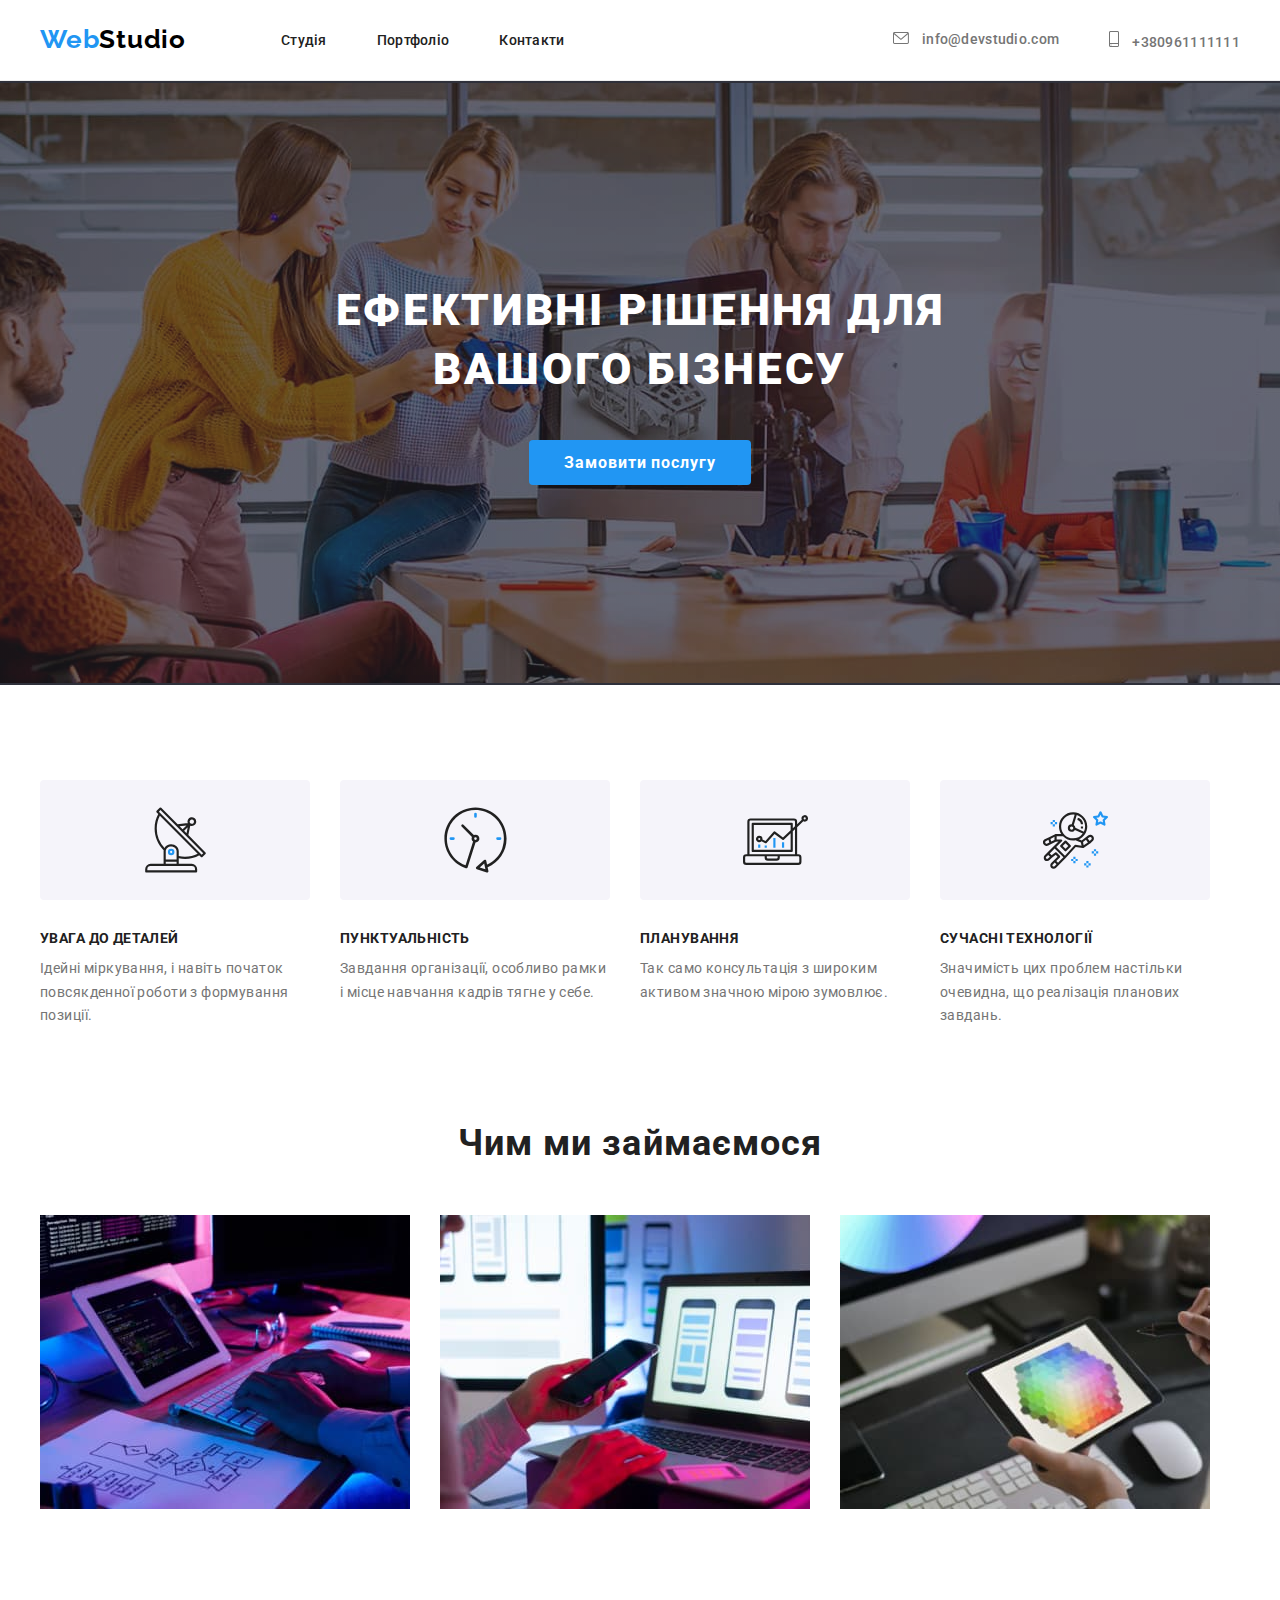
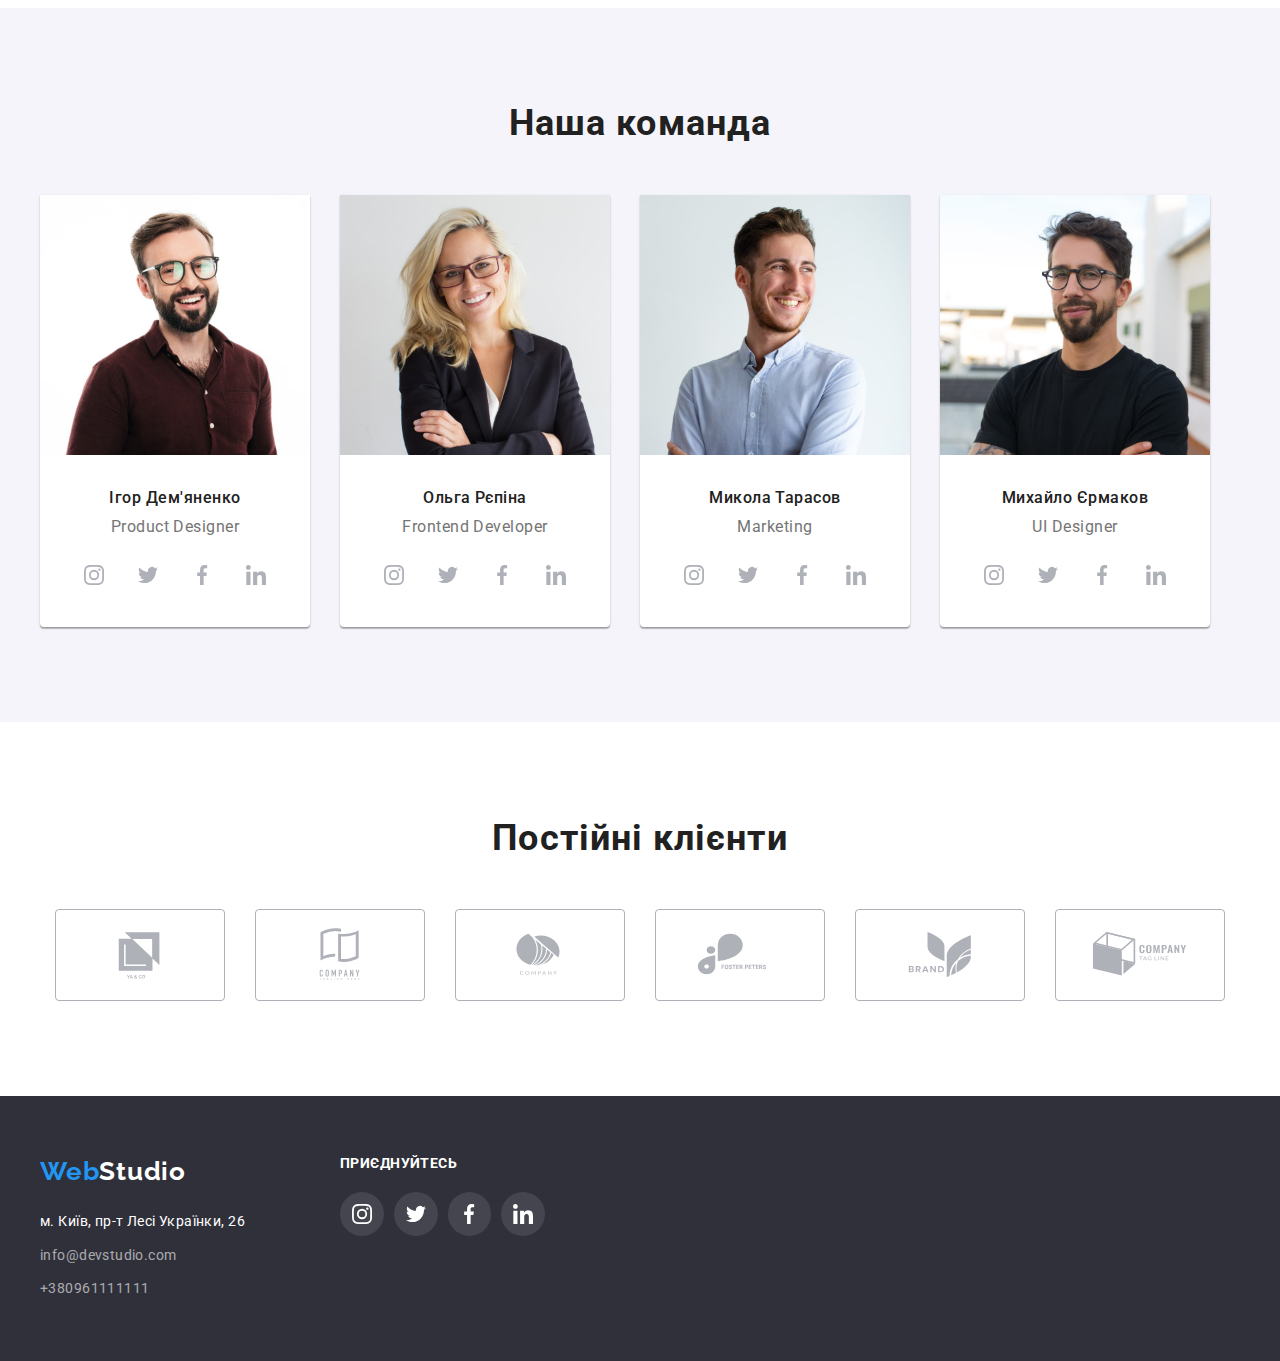
<file: index.html>
<!DOCTYPE html>
<html lang="uk">
<head>
    <meta charset="UTF-8">
    <meta http-equiv="X-UA-Compatible" content="IE=edge">
    <meta name="viewport" content="width=device-width, initial-scale=1.0">
    <link rel="preconnect" href="https://fonts.googleapis.com">
    <link rel="preconnect" href="https://fonts.gstatic.com" crossorigin>
    <link rel="stylesheet" href="https://cdnjs.cloudflare.com/ajax/libs/modern-normalize/1.1.0/modern-normalize.min.css">
    <link rel="stylesheet" href="./css/styles.css">
    <link href="https://fonts.googleapis.com/css2?family=Raleway:wght@700&family=Roboto:wght@400;500;700;900&display=swap"
        rel="stylesheet">
    <title>Web Studio</title>
</head>
<body>
    <header class="navigation">
        <div class="container">
        <nav class="main-nav">
            <a href="./index.html" class="hero-logo">
                <span class="logo">Web</span>Studio
            </a>
            <ul class="list-nav">
                <li class="item">
                    <a href="./index.html" class="link">Студія</a>
                </li>
                <li class="item">
                    <a href="./portfolio.html" class="link">Портфоліо</a>
                </li>
                <li class="item">
                    <a href="#" class="link">Контакти</a>
                </li>
            </ul>
            <ul class="contact-list">
                <li class="link">
                    <a href="mailto:info@devstudio.com" class="header-contacts">
                    <svg class="link-icon" width="16" height="12">
                        <use href="./images/icon.svg#envelope"></use>
                    </svg>
                    info@devstudio.com</a></li>
                <li class="link">
                    <a href="Tel:+380961111111" class="header-contacts">
                    <svg class="link-icon" width="10" height="16">
                         <use href="./images/icon.svg#smartphone"></use>
                    </svg>
                    +380961111111</a></li>
            </ul>
        </nav>
        </div>
        
    </header>
    <main>
        <section class="main-area">
            <h1 class="hero-phrase">
                Ефективні рішення для вашого бізнесу
            </h1>
            <button class="studio-button" type="button">Замовити послугу</button>
        </section>
        <section class="content">
            <div class="container">
            <ul class="content-list">
                <li class="item">
                    <div class="content-icons">
                        <svg class="item-icons" width="65" height="70">
                            <use class="content-img" href="./images/icon.svg#antenna"></use>
                        </svg></div>
                    <h3 class="priority">УВАГА ДО ДЕТАЛЕЙ</h3>
                    <p class="priority-description">Ідейні міркування, і навіть початок повсякденної роботи з формування позиції.</p>
                </li>
                <li class="item">
                    <div class="content-icons">
                    <svg class="item-icons" width="65" height="70">
                        <use class="content-img" href="./images/icon.svg#clock"></use>
                    </svg></div>
                    <h3 class="priority">ПУНКТУАЛЬНІСТЬ</h3>
                    <p class="priority-description">Завдання організації, особливо рамки і місце навчання кадрів тягне у себе.</p>
                </li>
                <li class="item">
                    <div class="content-icons">
                    <svg class="item-icons" width="65" height="70">
                        <use class="content-img" href="./images/icon.svg#diagram"></use>
                    </svg></div>
                    <h3 class="priority">ПЛАНУВАННЯ</h3>
                    <p class="priority-description">Так само консультація з широким активом значною мірою зумовлює.</p>
                </li>
                <li class="item">
                    <div class="content-icons">
                    <svg class="item-icons" width="65" height="70">
                        <use class="content-img" href="./images/icon.svg#astronaut"></use>
                    </svg></div>
                    <h3 class="priority">СУЧАСНІ ТЕХНОЛОГІЇ</h3>
                    <p class="priority-description">Значимість цих проблем настільки очевидна, що реалізація планових завдань.</p>
                </li>
            </ul>
        </div>
        </section>
        <section class="direction-content">
            <div class="container">
            <h2 class="direction">Чим ми займаємося</h2>
            <ul class="direction-list">
            <li class="item"><img src="./images/coding.jpg" alt="Процес кодингу"
            width="370"></li>
            <li class="item"><img src="./images/mobile-app-developing.jpg" alt="Розробка мобільного додатку"
            width="370"></li>
            <li class="item"><img src="./images/choosing-a-color.jpg" alt="Вибір кольору на екрані"
            width="370"></li>
            </ul>
        </div>
        </section>
        <section class="specialists">
            <div class="container">
            <h2 class="section-name">Наша команда</h2>
            <ul class="comand-list">
                    <li class="comand-item"><img class="photo" src="./images/product-designer.jpg" alt="Фото дизайнера"
                     width=270>
                     <div class="position-description">
                    <h3 class="specialist-name">Ігор Дем'яненко</h3>
                    <p class="specialist-position">Product Designer</p></div>
                    <ul class="soc-list">
                    <li>
                    <a class="soc-link" href="#">
                    <svg class="soc-item">
                        <use class="soc-icon" href="./images/icon.svg#instagram"></use>
                    </svg></a></li>
                    <li>
                    <a class="soc-link" href="#">
                        <svg class="soc-item">
                        <use class="soc-icon" href="./images/icon.svg#twitter"></use>
                    </svg></a></li>
                    <li>
                    <a class="soc-link" href="#">
                        <svg class="soc-item">
                        <use href="./images/icon.svg#facebook"></use>
                    </svg></a></li>
                    <li>
                    <a class="soc-link" href="#">
                        <svg class="soc-item">
                        <use href="./images/icon.svg#linkedin"></use>
                    </svg></a></li>
                </ul>
                    <li class="comand-item"><img class="photo" src="./images/frontend-developer.jpg" alt="Фото фронтенд розробника"
                     width=270>
                     <div class="position-description">
                    <h3 class="specialist-name">Ольга Рєпіна</h3>
                    <p class="specialist-position">Frontend Developer</p>
                    <ul class="soc-list">
                        <li>
                        <a class="soc-link" href="#">
                        <svg class="soc-item">
                            <use class="soc-icon" href="./images/icon.svg#instagram"></use>
                        </svg></a></li>
                        <li>
                        <a class="soc-link" href="#">
                            <svg class="soc-item">
                            <use class="soc-icon" href="./images/icon.svg#twitter"></use>
                        </svg></a></li>
                        <li>
                        <a class="soc-link" href="#">
                            <svg class="soc-item">
                            <use href="./images/icon.svg#facebook"></use>
                        </svg></a></li>
                        <li>
                        <a class="soc-link" href="#">
                            <svg class="soc-item">
                            <use href="./images/icon.svg#linkedin"></use>
                        </svg></a></li>
                    </ul></div>
                    <li class="comand-item"><img class="photo" src="./images/marketing.jpg" alt="Фото менеджера з маркетингу"
                     width=270>
                     <div class="position-description">
                    <h3 class="specialist-name">Микола Тарасов</h3>
                    <p class="specialist-position">Marketing</p>
                    <ul class="soc-list">
                        <li>
                        <a class="soc-link" href="#">
                        <svg class="soc-item">
                            <use class="soc-icon" href="./images/icon.svg#instagram"></use>
                        </svg></a></li>
                        <li>
                        <a class="soc-link" href="#">
                            <svg class="soc-item">
                            <use class="soc-icon" href="./images/icon.svg#twitter"></use>
                        </svg></a></li>
                        <li>
                        <a class="soc-link" href="#">
                        <svg class="soc-item">
                            <use href="./images/icon.svg#facebook"></use>
                        </svg></a></li>
                        <li>
                        <a class="soc-link" href="#">
                        <svg class="soc-item">
                            <use href="./images/icon.svg#linkedin"></use>
                        </svg></a></li>
                    </ul></div>
                    <li class="comand-item"><img class="photo" src="./images/ui-designer.jpg" alt="Фото дизайнера інтерфейсу користувача"
                    width=270>
                    <div class="position-description">
                    <h3 class="specialist-name">Михайло Єрмаков</h3>
                    <p class="specialist-position">UI Designer</p>
                    <ul class="soc-list">
                        <li>
                        <a class="soc-link" href="#">
                        <svg class="soc-item">
                            <use class="soc-icon" href="./images/icon.svg#instagram"></use>
                        </svg></a></li>
                        <li>
                        <a class="soc-link" href="#">
                        <svg class="soc-item">
                            <use class="soc-icon" href="./images/icon.svg#twitter"></use>
                        </svg></a></li>
                        <li>
                        <a class="soc-link" href="#">
                        <svg class="soc-item">
                            <use href="./images/icon.svg#facebook"></use>
                        </svg></a></li>
                        <li>
                        <a class="soc-link" href="#">
                        <svg class="soc-item">
                            <use href="./images/icon.svg#linkedin"></use>
                        </svg></a></li>
                    </ul></div>
                </ul>
            </div>    
        </section>
        <section class="clients">
            <div class="container">
            <h3 class="customers">Постійні клієнти</h3>
            <ul class="customers-list">
            <li class="customer-item">
            <a class="customers-link" href="#">
            <svg class="customers-logo" width=106 height=60>
                <use href="./images/icon.svg#Logo1"></use>
            </svg></a></li>
            <li class="customer-item">
            <a class="customers-link" href="#">
            <svg class="customers-logo" width=106 height=60>
                <use href="./images/icon.svg#Logo2"></use>
            </svg></a></li>
            <li class="customer-item">
            <a class="customers-link" href="#">
            <svg class="customers-logo" width=106 height=60>
                <use href="./images/icon.svg#Logo3"></use>
            </svg></a></li>
            <li class="customer-item">
            <a class="customers-link" href="#">
            <svg class="customers-logo" width=106 height=60>
                <use href="./images/icon.svg#Logo4"></use>
            </svg></a></li>
            <li class="customer-item">
            <a class="customers-link" href="#">
            <svg class="customers-logo" width=106 height=60>
                <use href="./images/icon.svg#Logo5"></use>
            </svg></a></li>
            <li class="customer-item">
            <a class="customers-link" href="#">
            <svg class="customers-logo" width=106 height=60>
                <use href="./images/icon.svg#Logo6"></use>
            </svg></a></li>
        </ul>
        </div>
        </section>
    </main>
    <footer class="page-bottom">
        <div class="container">
            <div class="bottom">
            <div class="footer-address">
        <a href="./index.html" class="footer-logo">
                <span class="logo">Web</span>Studio
            </a>
        <address class="address">м. Київ, пр-т Лесі Українки, 26</address>
        <ul class="botom-list">
            <li class="item">
                <a href="mailto:info@devstudio.com" class="footer-contacts">info@devstudio.com</a>
            </li>
            <li class="item">
                <a href="Tel:+380961111111" class="footer-contacts">+380961111111</a>
            </li>
        </ul>
            </div>
    <div class="invitation-area">
    <h4 class="invitation">приєднуйтесь</h4>
    <div class="footer-soc">
        <a class="soc-link" href="#">
            <svg class="soc-item" width="44" height="44">
            <use href="./images/icon.svg#instagram"></use>
            </svg></a>
        <a class="soc-link" href="#">
            <svg class="soc-item" width="44" height="44">
            <use href="./images/icon.svg#twitter"></use>
            </svg></a>
        <a class="soc-link" href="#">
            <svg class="soc-item" width="44" height="44">
            <use href="./images/icon.svg#facebook"></use>
            </svg></a>
        <a class="soc-link" href="#">
            <svg class="soc-item" width="44" height="44">
            <use href="./images/icon.svg#linkedin"></use>
            </svg></a>
    </div>
    </div>
    </div>
    </div>
    </footer>
</body>
</html>
</file>
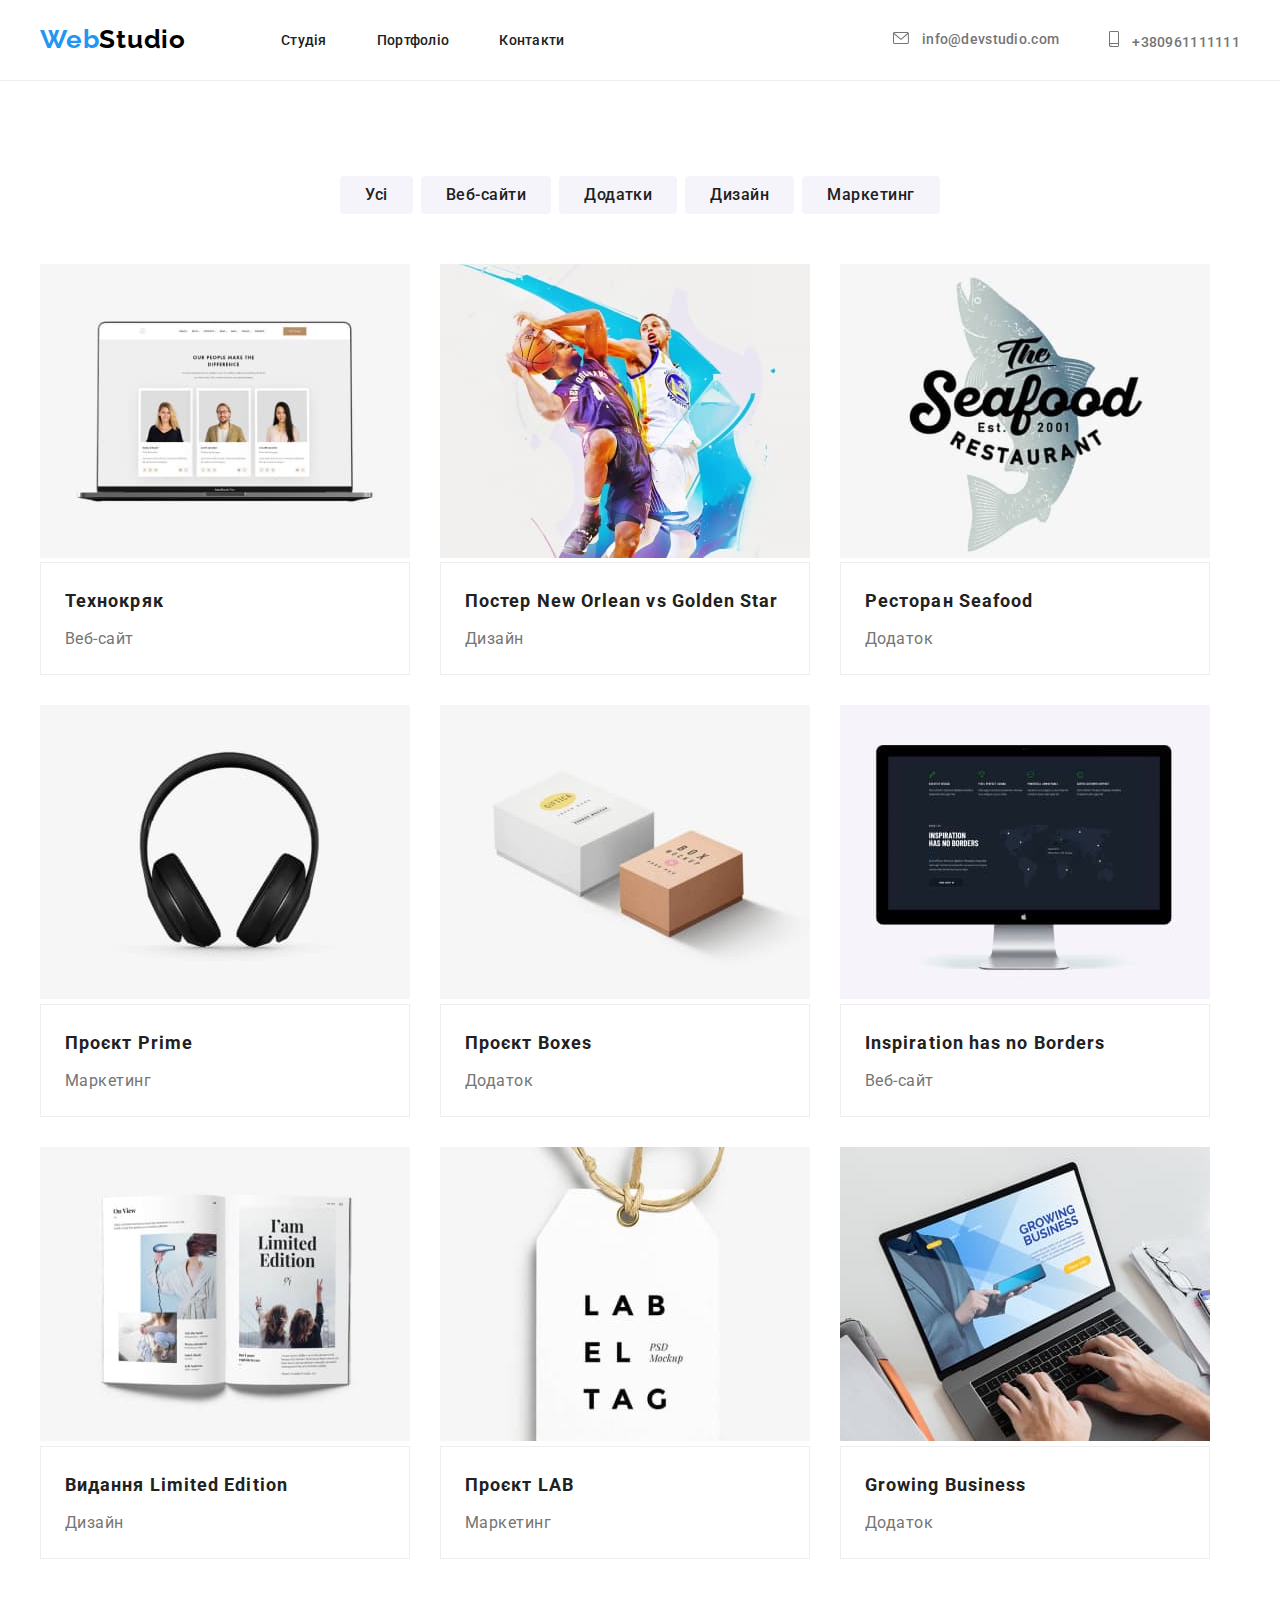
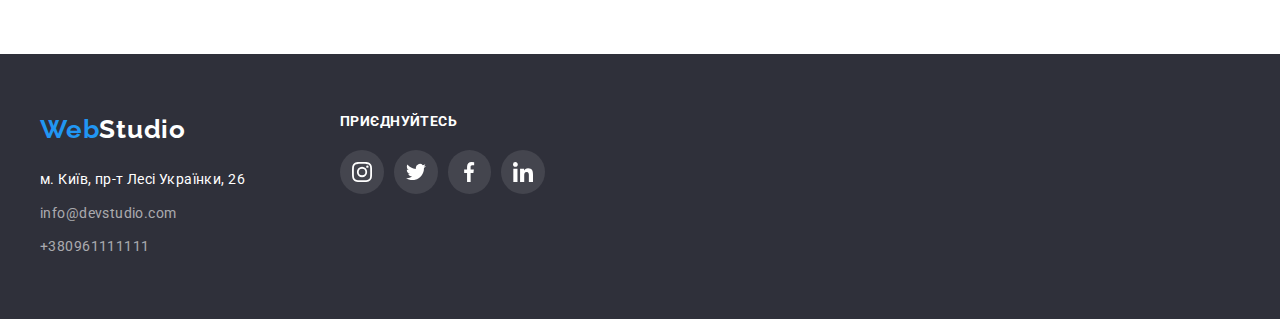
<file: portfolio.html>
<!DOCTYPE html>
<html lang="uk">
<head>
    <meta charset="UTF-8">
    <meta http-equiv="X-UA-Compatible" content="IE=edge">
    <meta name="viewport" content="width=device-width, initial-scale=1.0">
    <link rel="preconnect" href="https://fonts.googleapis.com">
    <link rel="preconnect" href="https://fonts.gstatic.com" crossorigin>
    <link rel="stylesheet" href="https://cdnjs.cloudflare.com/ajax/libs/modern-normalize/1.1.0/modern-normalize.min.css">
    <link rel="stylesheet" href="./css/styles.css">
    <link href="https://fonts.googleapis.com/css2?family=Raleway:wght@700&family=Roboto:wght@400;500;700;900&display=swap"
        rel="stylesheet">
    <title>Web Studio</title>
</head>
<body>
    <header class="navigation">
        <div class="container">
        <nav class="main-nav">
            <a href="./index.html" class="hero-logo">
                <span class="logo">Web</span>Studio
            </a>
            <ul class="list-nav">
                <li class="item">
                    <a href="./index.html" class="link">Студія</a>
                </li>
                <li class="item">
                    <a href="./portfolio.html" class="link">Портфоліо</a>
                </li>
                <li class="item">
                    <a href="#" class="link">Контакти</a>
                </li>
            </ul>
            <ul class="contact-list">
                <li class="link">
                    <a href="mailto:info@devstudio.com" class="header-contacts">
                        <svg class="link-icon" width="16" height="12">
                            <use href="./images/icon.svg#envelope"></use>
                        </svg>
                    info@devstudio.com</a></li>
                <li class="link">
                    <a href="Tel:+380961111111" class="header-contacts">
                        <svg class="link-icon" width="10" height="16">
                            <use href="./images/icon.svg#smartphone"></use>
                        </svg>
                    +380961111111</a></li>
            </ul>
        </nav>
        </div>
    </header>
    <main class="main-content">
        <section class="content">
            <div class="container">
            <ul class="button-list">
                <li class="button-item">
                    <button class="button" type="button">Усі</button>
                </li>
                <li class="button-item">
                    <button type="button" class="button">Веб-сайти</button>
                </li>
                <li class="button-item">
                    <button type="button" class="button">Додатки</button>
                </li>
                <li class="button-item">
                    <button type="button" class="button">Дизайн</button>
                </li>
                <li class="button-item">
                    <button type="button" class="button">Маркетинг</button>
                </li>
            </ul>                
            <ul class="project-list">
                <li class="project-vue">
                    <img class="img-project" src="./images/laptop-screen.jpg" alt="Фото співробітників на екрані ноутбуку" width="370">
                    <div class="project-description">
                    <h2 class="project-name">Технокряк</h2>
                    <p class="product-description">Веб-сайт</p>
                </li>
                <li class="project-vue">
                    <img class="img-project" src="./images/bascetbolists.jpg" alt="Баскетболісти" width="370">
                    <div class="project-description">
                    <h2 class="project-name">Постер New Orlean vs Golden Star</h2>
                    <p class="product-description">Дизайн</p></div>
                </li>
                <li class="project-vue">
                    <img class="img-project" src="./images/restauran-logo.jpg" alt="Логотип ресторану" width="370">
                    <div class="project-description">
                    <h2 class="project-name">Ресторан Seafood</h2>
                    <p class="product-description">Додаток</p></div>
                </li>
                <li class="project-vue">
                    <img class="img-project" src="./images/headphone.jpg" alt="Навушники" width="370">
                    <div class="project-description">
                    <h2 class="project-name">Проєкт Prime</h2>
                    <p class="product-description">Маркетинг</p></div>
                </li>
                <li class="project-vue">
                    <img class="img-project" src="./images/boxes.jpg" alt="Коробки" width="370">
                    <div class="project-description">
                    <h2 class="project-name">Проєкт Boxes</h2>
                    <p class="product-description">Додаток</p></div>
                </li>
                <li class="project-vue">
                    <img class="img-project" src="./images/monitor.jpg" alt="Монітор" width="370">
                    <div class="project-description">
                    <h2 class="project-name">Inspiration has no Borders</h2>
                    <p class="product-description">Веб-сайт</p></div>
                </li>
                <li class="project-vue">
                    <img class="img-project" src="./images/opened-book.jpg" alt="Фото відкритої книги" width="370">
                    <div class="project-description">
                    <h2 class="project-name">Видання Limited Edition</h2>
                    <p class="product-description">Дизайн</p></div>
                </li>
                <li class="project-vue">
                    <img class="img-project" src="./images/lable-photo.jpg" alt="Фото етикетки" width="370">
                    <div class="project-description">
                    <h2 class="project-name">Проєкт LAB</h2>
                    <p class="product-description">Маркетинг</p></div>
                </li>
                <li class="project-vue">
                    <img class="img-project" src="./images/typing-process.jpg" alt="Процесс роботи на клавіатурі" width="370">
                    <div class="project-description">
                    <h2 class="project-name">Growing Business</h2>
                    <p class="product-description">Додаток</p></div>
                </li>
            </ul>
            </div>
        </section>
    </main>
    <footer class="page-bottom">
        <div class="container">
            <div class="bottom">
            <div class="footer-address">
        <a href="./index.html" class="footer-logo">
                <span class="logo">Web</span>Studio
            </a>
        <address class="address">м. Київ, пр-т Лесі Українки, 26</address>
        <ul class="botom-list">
            <li class="item">
                <a href="mailto:info@devstudio.com" class="footer-contacts">info@devstudio.com</a>
            </li>
            <li class="item">
                <a href="Tel:+380961111111" class="footer-contacts">+380961111111</a>
            </li>
        </ul>
            </div>
    <div class="invitation-area">
    <h4 class="invitation">приєднуйтесь</h4>
    <div class="footer-soc">
        <a class="soc-link" href="#">
            <svg class="soc-item" width="44" height="44">
            <use href="./images/icon.svg#instagram"></use>
            </svg></a>
        <a class="soc-link" href="#">
            <svg class="soc-item" width="44" height="44">
            <use href="./images/icon.svg#twitter"></use>
            </svg></a>
        <a class="soc-link" href="#">
            <svg class="soc-item" width="44" height="44">
            <use href="./images/icon.svg#facebook"></use>
            </svg></a>
        <a class="soc-link" href="#">
            <svg class="soc-item" width="44" height="44">
            <use href="./images/icon.svg#linkedin"></use>
            </svg></a>
    </div>
    </div>
    </div>
    </div>
    </footer>
</body>

</html>
</file>
<file: css/styles.css>
:root{
    --color-primary:#212121;
    --color-logo: #2196f3;
}
h1, h2, h3, h4, h5, h6, ul, p{
    margin: 0;
    padding: 0;
    border: 0;
}
body{
    font-family: 'Roboto', sans-serif;
    color: var(--color-primary);
}
/*Утилиты*/
.list{
    margin: 0px;
    padding: 0px;
    list-style: none;
    display: flex;
}
.project-list{
    margin: 0px;
    padding: 0px;
    list-style: none;
    display: flex;
    flex-wrap: wrap;
}

.button-list{
    list-style: none;
    display: flex;
    justify-content: center;
    align-content: center;
    margin-bottom: 50px;

}
.button-item+.button-item{
    margin-left: 8px;
}
.project-vue{
    border: 1px #EEEEEE;
    margin-right: 30px;
    margin-bottom: 30px;
    background-color: #ffffff;
}
.project-vue:nth-child(3n){
    margin-right: 0px;
}
.project-vue:nth-last-child(-n+3){
    margin-bottom: 0px;
}
.project-vue:hover{
    box-shadow: 0px 1px 1px rgba(0, 0, 0, 0.12), 0px 4px 4px rgba(0, 0, 0, 0.06), 1px 4px 6px rgba(0, 0, 0, 0.16);
}
.container{
    display: block;
    margin-left: auto;
    margin-right: auto;
    width: 1200px;
}
.navigation{   
    border-bottom: 1px solid #EEEEEE;
}
.main-nav{
    display: flex;
    align-items: center;
    justify-content: center;
}
.button {
    padding: 6px 25px;
    font-family: 'Roboto', sans-serif;
    color:var(--color-primary);
    background-color: #F5F4FA;
    border-width: 0px;
    border-radius: 4px;
    font-weight: 500;
    font-size: 16px;
    line-height: 1.6;
    text-align: center;
    letter-spacing: 0.03em;
}
.button:hover{
    color: #fff;
    background-color: var(--color-logo);
    box-shadow: 0px 3px 1px rgba(0, 0, 0, 0.1), 0px 1px 2px rgba(0, 0, 0, 0.08), 0px 2px 2px rgba(0, 0, 0, 0.12);
    border-radius: 4px;
    cursor:pointer;
    letter-spacing: 0.03em;
}
.button:focus {
    color: #fff;
    background-color: var(--color-logo);
    box-shadow: 0px 3px 1px rgba(0, 0, 0, 0.1), 0px 1px 2px rgba(0, 0, 0, 0.08), 0px 2px 2px rgba(0, 0, 0, 0.12);
    cursor:pointer;
    letter-spacing: 0.03em;
}
.project-description{
    border: 1px solid #EEEEEE;
    padding: 20px 24px;
}
.content{
    margin: auto;
}
.direction-content{
    padding-bottom: 95px;
}
.content .item+.item{
    margin-left: 30px;
}
.list-nav{
    list-style: none;
    display: flex;
    margin-left: 95px;
}
.list-nav .item:not(:last-child){
    display: block;
    margin-right: 50px;
}
.item .link{
    display: block;
    padding-top: 32px;
    padding-bottom: 32px;
}
.contact-list{
    list-style: none;
    display: flex;
    margin-left: auto;
    padding-left: 0px;
}
.contact-list .link + .link{
    margin-left: 50px;
}

.link{
    font-family: 'Roboto', sans-serif;
    text-decoration: none;
    color:var(--color-primary);;
    font-weight: 500;
    font-size: 14px;
    line-height: 1.15;
    letter-spacing: 0.02em;
}
.link-icon{
    align-content: center;
    justify-content: center;
    margin-right: 10px;
    fill:#757575
}
.link:hover{
    color: var(--color-logo)
}
.link:hover .link-icon{
    fill: var(--color-logo)
}
.link:focus{
    color: var(--color-logo)
}
.link:focus .link-icon{
    fill: var(--color-logo)
}
.header-contacts{
    text-decoration: none;
    color: #757575;
    font-weight: 500;
    font-size: 14px;
    line-height: 1.15;
    letter-spacing: 0.02em;
}
.header-contacts:hover{
    color:var(--color-logo);
    letter-spacing: 0.02em;
}
.header-contacts:focus{
    color: var(--color-logo);
    letter-spacing: 0.02em;
}
.header-contacts:focus .link-icon{
    fill: var(--color-logo);
}
.bottom{
    font-family: 'Roboto';
}
.page-bottom{
    background-color: #2F303A;
}
.footer-contacts{
    text-decoration: none;
    color: rgba(255, 255, 255, 0.6);
    font-size: 14px;
    line-height: 1.71;
    letter-spacing: 0.03em;
    letter-spacing: 0.03em;
}
.botom-list .item:last-child{
    margin-bottom: 0px;
} 
.botom-list .item{
    margin-bottom: 9px;
}
.footer-contacts:hover{
    text-decoration: none;
    color: var(--color-logo);
    font-size: 14px;
    line-height: 1.71;
    letter-spacing: 0.03em;
    letter-spacing: 0.03em;
}
.footer-contacts:focus{
    text-decoration: none;
    color: var(--color-logo);
    font-size: 14px;
    line-height: 1.71;
    letter-spacing: 0.03em;
}
.address{
    font-family: 'Roboto';
    color: #ffffff;
}
.bottom{
    display: flex;
    justify-content: center;
    align-content: center;
    padding-top: 60px;
    padding-bottom: 60px;
}
.footer-logo{
    display: block;
    margin-bottom: 20px;
    font-family: Raleway, sans-serif;
    text-decoration: none;
    color: #ffffff;
    font-weight: 700;
    font-size: 26px;
    line-height: 1.2;
    letter-spacing: 0.03em;
}
.logo{
    color: var(--color-logo)
}
.hero-logo{
    font-family: Raleway, sans-serif;
    text-decoration: none;
    color: #000000;
    font-weight: 700;
    font-size: 26px;
    line-height: 1.2;
    letter-spacing: 0.03em;
}
.project-name{
    margin-bottom: 5px;
    color:var(--color-primary);
    font-weight: 700;
    font-size: 18px;
    line-height: 2.0;
    letter-spacing: 0.06em;
}
.product-description{
    color: #757575;
    font-size: 16px;
    line-height: 1.9;
    letter-spacing: 0.03em;
}
.botom-list{
    padding-inline-start: 0;
    list-style: none;
    background-color:  #2F303A;
}
.main-area{
    text-align: center;
    padding-top: 200px;
    padding-bottom: 200px;
    background: linear-gradient(to right, rgba(47, 48, 58, 0.4), rgba(47, 48, 58, 0.4)),
    url(../images/background-image.jpg) no-repeat center;
    background-color: #2F303A;
}
.hero-phrase{
    width: 700px;
    margin: auto;
    margin-bottom: 40px;
    color: #ffffff;
    font-weight: 900;
    font-size: 44px;
    line-height: 1.35;
    text-align: center;
    letter-spacing: 0.06em;
    text-transform: uppercase;
}
.studio-button{
    padding: 10px 35px;
    display: flex;
    margin: auto;
    justify-content: center;

    color: #fff;
    background-color: var(--color-logo);
    border: 0px;
    border-radius: 4px;
    font-weight: 700;
    font-size: 16px;
    line-height: 1.6;
    letter-spacing: 0.06em;
}
.content-icons{
    display: flex;
    justify-content: center;
    align-items: center;
    width: 270px;
    height: 120px;
    background-color: #F5F4FA;
    border-radius: 4px;
    margin-bottom: 30px;
}
.item-icons{
    background-color: #F5F4FA;
}
.item-icons+ .item-icons{
    margin-left: 30px;
}
.content-list{
    list-style: none;
    display: flex;
}
.content-list .item{
    width: 270px;
}

.priority{
    margin-bottom: 10px;
    color: var(--color-primary);
    font-weight: 700;
    font-size: 14px;
    line-height: 1.15;
    letter-spacing: 0.03em;
    text-transform: uppercase;
}
.priority-description{
    color: #757575;
    font-weight: 400;
    font-size: 14px;
    line-height: 1.71;
    letter-spacing: 0.03em;
}
.direction{
    margin-bottom: 50px;
    font-weight: 700;
    font-size: 36px;
    line-height: 1.15;
    text-align: center;
    letter-spacing: 0.03em;
}
.direction-list{
    display: flex;
    list-style: none;
}
.direction-list .item{
    flex-basis: 370px;
}
.direction-content .item+.item{
    margin-left: 30px;
}
.section-name{
    font-weight: 700;
    font-size: 36px;
    line-height: 1.15;
    text-align: center;
    letter-spacing: 0.03em;
    margin-bottom: 50px;
}
.comand-list{
    display: flex;
    list-style: none;
}
.position-description{
    flex-wrap: wrap;
    width: 270px;
    padding-top: 30px;
}
.comand-item{
    margin-right: 30px;
    background-color: #ffffff;
    box-shadow: 0px 1px 3px rgba(0, 0, 0, 0.12), 0px 1px 1px rgba(0, 0, 0, 0.14), 0px 2px 1px rgba(0, 0, 0, 0.2);
    border-radius: 0px 0px 4px 4px;
}
.comand-item:last-child{
    margin-right: 0px;
}
.comand-list .item+.item{
    margin-left: 30px;
}
.content{
    padding-top: 95px;
    padding-bottom: 95px;
}
.specialist-name{
    margin-bottom: 10px;
    font-weight: 500;
    font-size: 16px;
    line-height: 1.18;
    text-align: center;
    letter-spacing: 0.03em;
}
.specialist-position{
    color: #757575;
    line-height: 1.18;
    text-align: center;
    letter-spacing: 0.03em;
    margin-bottom: 16px;
}
.specialists{
    padding-top: 95px;
    padding-bottom: 95px;
    background-color: #F5F4FA;
}
.soc-list{
    padding-inline-start: 0;
    display: flex;
    list-style: none;
    justify-content: center;
    margin-bottom: 30px;
    gap: 10px;
}
.footer-soc .soc-link{
    background-color: rgba(255, 255, 255, 0.1);
}
.soc-link{
    width: 44px;
    height: 44px;
    display: flex;
    align-items: center;
    justify-content: center;
    border-radius: 50%;
}
.soc-link:hover{
    background-color: #2196F3;
}
.soc-item{
    width: 20px;
    height: 20px;
    fill: #AFB1B8;
}
.soc-link:hover .soc-item{
    fill: #ffffff;
}
.soc-link:focus .soc-item{
    fill: #ffffff;
}
.soc-link:focus{
    background-color: #2196F3;
}

.address{
    margin-bottom: 9px;
    font-style: inherit;
    font-size: 14px;
    line-height: 2.0;
    letter-spacing: 0.03em;
}
.clients{
    padding-top: 95px;
    padding-bottom: 95px;
}
.customers-list{
    list-style: none;
    display: flex;
    justify-content: center;
    gap: 30px;
}
.customers{
    font-weight: 700;
    font-size: 36px;
    line-height: 1.17;
    text-align: center;
    letter-spacing: 0.03em;
    margin-bottom: 50px;
}
.customers-link{
    width: 170px;
    height: 92px;
    display: flex;
    align-items: center;
    justify-content: center;
    border: 1px solid #AFB1B8;
    border-radius: 4px;

}
.customers-logo{
    fill: #AFB1B8;
}
.customers-link:hover{
    border-color: var(--color-logo);
}
.customers-link:focus{
    border-color: var(--color-logo);
}
.customers-link:hover .customers-logo{
    fill: var(--color-logo);
}
.customers-link:focus .customers-logo{
    fill: var(--color-logo);
}

.invitation-area{
    margin-right: auto;
    width: 205px;
}
.footer-soc{
    display: flex;
    justify-content: center;
    align-content: center;
    gap: 10px;
}
.footer-soc .soc-item{
    fill: #ffffff;
}
.invitation{
    margin-bottom: 20px;
    color: #ffffff;
    font-weight: 700;
    font-size: 14px;
    line-height: 1.14;
    letter-spacing: 0.03em;
    text-transform: uppercase;
}
.footer-address{
    width: 230px;
    margin-right: 70px;
}
</file>
